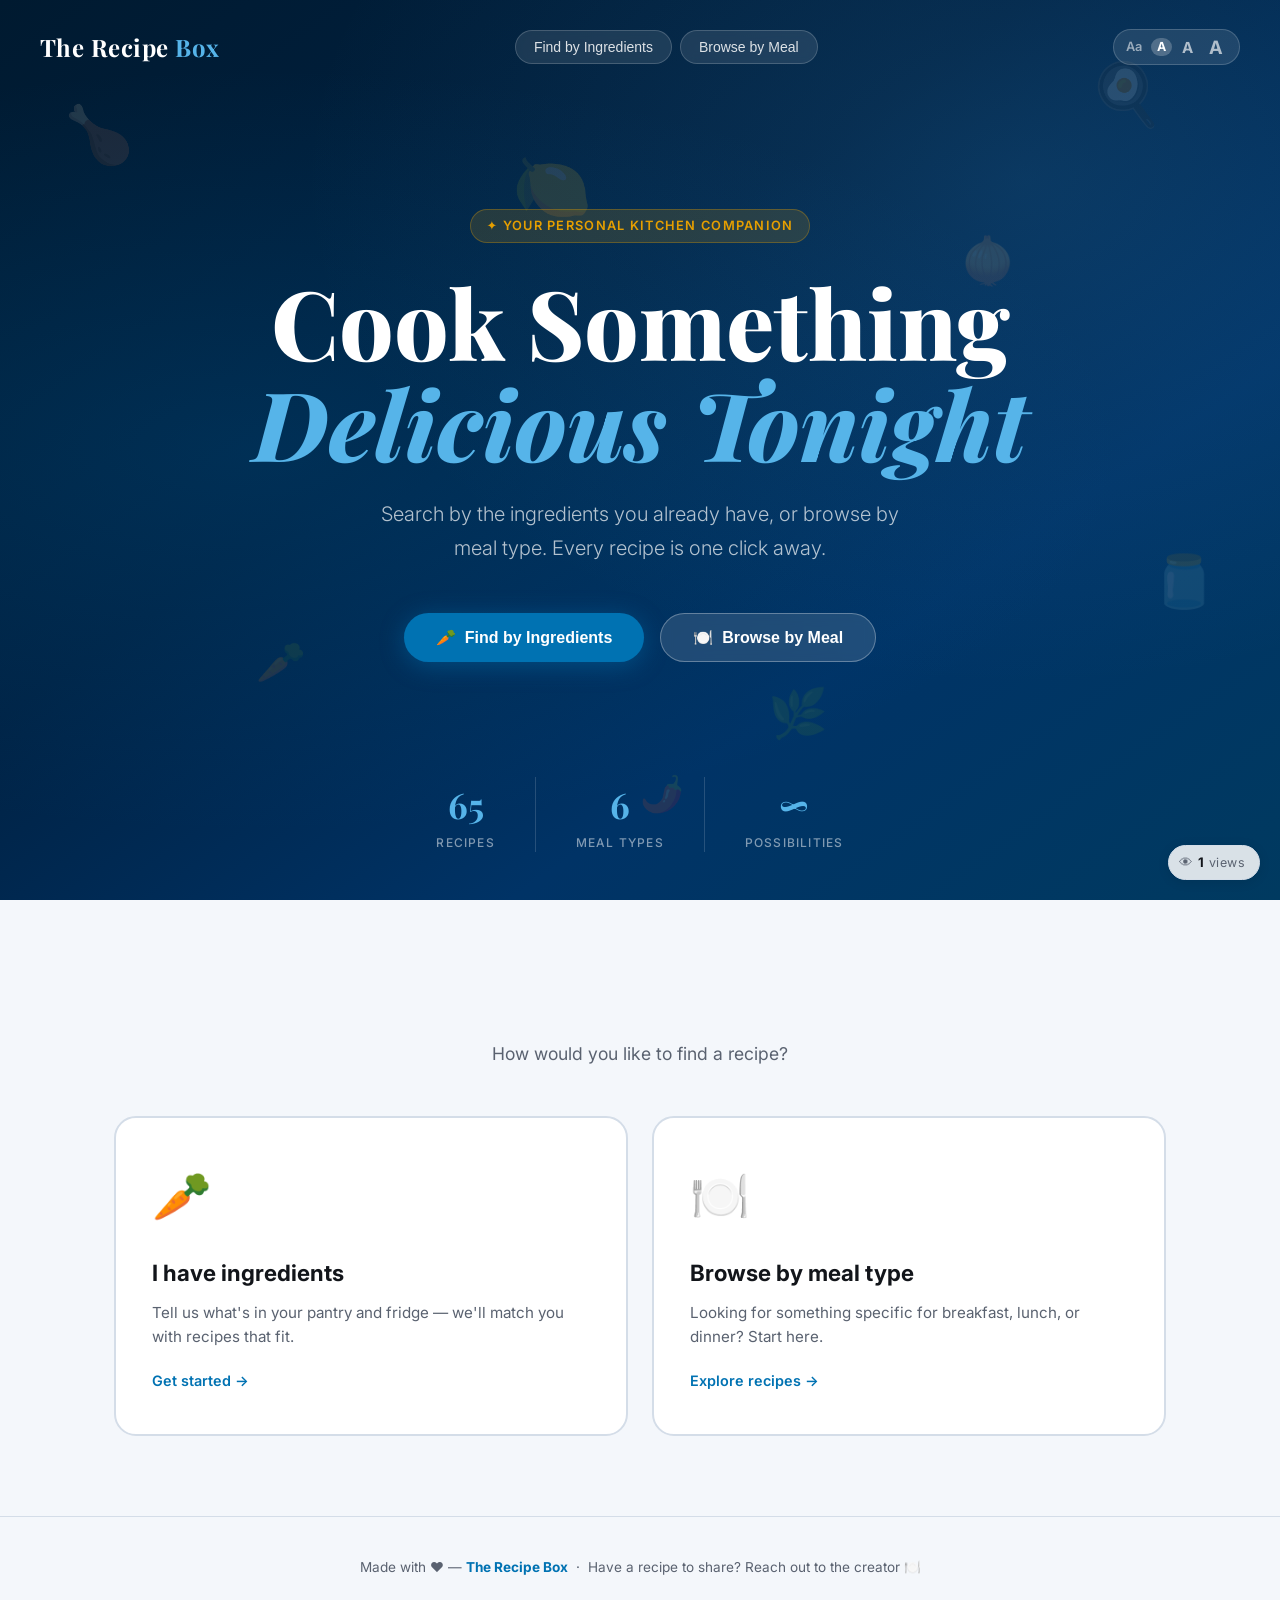
<file: index.html>
<!DOCTYPE html>
<html lang="en">
<head>
  <meta charset="UTF-8" />
  <meta name="viewport" content="width=device-width, initial-scale=1.0" />

  <!-- ── Google Search Console Verification ── -->
  <meta name="google-site-verification" content="gv2u6tigjxQDN0COVKCZf-dYDnt9UWsdtKeH4beWMDM" />

  <!-- ── Primary SEO ── -->
  <title>The Recipe Box | Your Personal Kitchen Companion</title>
  <meta name="description" content="Discover 65+ delicious home-cooked recipes organised by meal type — breakfast, lunch, dinner, dessert and juicing. Search by ingredients you already have, save your favourites, and cook something amazing tonight." />
  <meta name="keywords" content="recipes, home cooking, dinner recipes, breakfast recipes, healthy recipes, meal planning, easy recipes, ingredients, kitchen, cooking ideas, juicing, smoothies" />
  <meta name="author" content="The Recipe Box" />
  <link rel="canonical" href="https://www.thekitchenbuddy.com/" />

  <!-- ── Favicon (emoji) ── -->
  <link rel="icon" href="data:image/svg+xml,<svg xmlns=%22http://www.w3.org/2000/svg%22 viewBox=%220 0 100 100%22><text y=%22.9em%22 font-size=%2290%22>🍳</text></svg>" />

  <!-- ── Open Graph (Facebook, Instagram, WhatsApp previews) ── -->
  <meta property="og:type"        content="website" />
  <meta property="og:site_name"   content="The Recipe Box" />
  <meta property="og:title"       content="The Recipe Box | Your Personal Kitchen Companion" />
  <meta property="og:description" content="65+ delicious home-cooked recipes. Search by ingredients, browse by meal type, and save your favourites. Breakfast, lunch, dinner, dessert and juicing." />
  <meta property="og:url"         content="https://www.thekitchenbuddy.com/" />
  <meta property="og:image"       content="https://www.thekitchenbuddy.com/images/savory-greek-dutch-baby.jpg" />
  <meta property="og:image:alt"   content="Savory Greek Dutch Baby in a cast iron skillet — The Recipe Box" />
  <meta property="og:image:width"  content="1200" />
  <meta property="og:image:height" content="630" />
  <meta property="og:locale"      content="en_US" />

  <!-- ── Twitter / X Card ── -->
  <meta name="twitter:card"        content="summary_large_image" />
  <meta name="twitter:title"       content="The Recipe Box | Your Personal Kitchen Companion" />
  <meta name="twitter:description" content="65+ delicious home-cooked recipes. Search by ingredients, browse by meal, save favourites." />
  <meta name="twitter:image"       content="https://www.thekitchenbuddy.com/images/savory-greek-dutch-baby.jpg" />
  <meta name="twitter:image:alt"   content="Savory Greek Dutch Baby — The Recipe Box" />

  <!-- ── Structured Data (Schema.org — helps Google show rich results) ── -->
  <script type="application/ld+json">
  {
    "@context": "https://schema.org",
    "@type": "WebSite",
    "name": "The Recipe Box",
    "url": "https://www.thekitchenbuddy.com",
    "description": "A personal recipe collection with 65+ home-cooked recipes spanning breakfast, lunch, dinner, dessert and juicing.",
    "inLanguage": "en-US",
    "potentialAction": {
      "@type": "SearchAction",
      "target": {
        "@type": "EntryPoint",
        "urlTemplate": "https://www.thekitchenbuddy.com/?q={search_term_string}"
      },
      "query-input": "required name=search_term_string"
    }
  }
  </script>

  <link rel="stylesheet" href="css/styles.css?v=5" />
</head>
<body>

  <!-- ═══════════════════════ HERO ═══════════════════════ -->
  <header class="hero">

    <!-- Floating decorative food emojis -->
    <div class="hero-floats" aria-hidden="true">
      <span class="float">🍗</span>
      <span class="float">🥕</span>
      <span class="float">🍋</span>
      <span class="float">🌿</span>
      <span class="float">🧅</span>
      <span class="float">🫙</span>
      <span class="float">🌶️</span>
      <span class="float">🍳</span>
    </div>

    <nav class="nav">
      <div class="logo">The Recipe <span>Box</span></div>
      <div class="nav-links">
        <button class="nav-link" id="nav-ingredients">Find by Ingredients</button>
        <button class="nav-link" id="nav-meal">Browse by Meal</button>
      </div>
      <div class="font-size-ctrl" aria-label="Adjust text size" title="Adjust text size">
        <span class="font-sz-label">Aa</span>
        <button class="font-sz-btn active" data-size="normal" title="Normal text size">A</button>
        <button class="font-sz-btn"        data-size="md"     title="Larger text size">A</button>
        <button class="font-sz-btn"        data-size="lg"     title="Largest text size">A</button>
      </div>
    </nav>

    <div class="hero-body">
      <div class="hero-eyebrow">✦ Your personal kitchen companion</div>
      <h1 class="hero-title">
        Cook Something<br><span class="accent">Delicious Tonight</span>
      </h1>
      <p class="hero-subtitle">
        Search by the ingredients you already have, or browse by meal type.
        Every recipe is one click away.
      </p>
      <div class="hero-cta">
        <button class="btn btn-primary" id="btn-ingredients">
          🥕&nbsp; Find by Ingredients
        </button>
        <button class="btn btn-secondary" id="btn-meal-type">
          🍽️&nbsp; Browse by Meal
        </button>
      </div>
    </div>

    <div class="hero-stats">
      <div class="stat"><span id="stat-recipes">3</span><label>Recipes</label></div>
      <div class="stat"><span id="stat-meals">2</span><label>Meal Types</label></div>
      <div class="stat"><span>∞</span><label>Possibilities</label></div>
    </div>

  </header>

  <!-- ═══════════════════════ APP ═══════════════════════ -->
  <main class="app" id="app">
    <div class="container">

      <!-- ── Mode Selector ── -->
      <section class="mode-selector" id="mode-selector">
        <p class="section-sub" style="text-align:center;padding-top:60px;font-size:1.1rem;color:var(--text-muted)">
          How would you like to find a recipe?
        </p>
        <div class="mode-cards">

          <div class="mode-card" id="card-ingredients">
            <div class="mode-icon">🥕</div>
            <h3>I have ingredients</h3>
            <p>Tell us what's in your pantry and fridge — we'll match you with recipes that fit.</p>
            <span class="arrow">Get started →</span>
          </div>

          <div class="mode-card" id="card-meal">
            <div class="mode-icon">🍽️</div>
            <h3>Browse by meal type</h3>
            <p>Looking for something specific for breakfast, lunch, or dinner? Start here.</p>
            <span class="arrow">Explore recipes →</span>
          </div>

        </div>
      </section>

      <!-- ── Ingredient Finder ── -->
      <section class="finder hidden" id="ingredient-finder">
        <div class="section-header">
          <button class="back-btn" id="back-from-ingredients">← Back</button>
          <h2>What's in your kitchen?</h2>
          <p>Select the ingredients you have on hand and we'll find matching recipes.</p>
        </div>

        <!-- Chips injected here by app.js -->
        <div id="ingredient-grid"></div>

        <!-- Results injected here -->
        <div class="results-header hidden" id="results-header"></div>
        <div class="recipe-grid" id="ingredient-results"></div>
      </section>

      <!-- ── Meal Browser ── -->
      <section class="browser hidden" id="meal-browser">
        <div class="section-header">
          <button class="back-btn" id="back-from-meals">← Back</button>
          <h2>Browse by Meal Type</h2>
          <p>Choose a meal setting to explore all matching recipes.</p>
        </div>

        <div class="meal-filter-bar">
          <div class="meal-tabs" id="meal-tabs">
            <button class="meal-tab active" data-meal="all">All recipes</button>
            <button class="meal-tab" data-meal="breakfast">🌅 Breakfast</button>
            <button class="meal-tab" data-meal="lunch">☀️ Lunch</button>
            <button class="meal-tab" data-meal="dinner">🌙 Dinner</button>
            <button class="meal-tab" data-meal="dessert">🍪 Dessert</button>
            <button class="meal-tab" data-meal="juicing">🥤 Juicing</button>
          </div>
          <div class="meal-filter-right">
            <div class="recipe-search-wrap">
              <span class="recipe-search-icon">🔍</span>
              <input
                type="search"
                id="recipe-search"
                class="recipe-search"
                placeholder="Search recipes…"
                autocomplete="off"
                spellcheck="false"
              />
              <button class="recipe-search-clear hidden" id="recipe-search-clear" aria-label="Clear search">✕</button>
            </div>
            <button class="fav-btn" id="fav-btn" title="View your saved recipes">🤍 Favorites</button>
          </div>
        </div>

        <div class="recipe-grid" id="meal-results"></div>
      </section>

    </div><!-- /container -->
  </main>

  <footer>
    Made with ❤️ — <strong>The Recipe Box</strong>
    &nbsp;·&nbsp; Have a recipe to share? Reach out to the creator 🍽️
  </footer>

  <!-- ═══════════════════════ MODAL ═══════════════════════ -->
  <div class="modal-overlay hidden" id="modal-overlay" role="dialog" aria-modal="true">
    <div class="modal" id="recipe-modal">
      <button class="modal-close" id="modal-close" aria-label="Close">✕</button>
      <button class="modal-print" id="modal-print" aria-label="Print recipe" onclick="window.print()">🖨️ Print</button>
      <div id="modal-content"></div>
    </div>
  </div>

  <!-- Page view counter badge -->
  <div class="view-counter" id="view-counter" aria-label="Page views">
    <span class="view-counter-icon">👁</span>
    <span class="view-counter-num" id="view-count">—</span>
    <span class="view-counter-label">views</span>
    <div class="view-counter-tooltip" id="view-tooltip">Have a great day! 😊</div>
  </div>

  <script src="js/recipes.js?v=5"></script>
  <script src="js/app.js?v=5"></script>
  <!-- GoatCounter analytics tracking -->
  <script data-goatcounter="https://thekitchenbuddy.goatcounter.com/count"
          async src="//gc.zgo.at/count.js"></script>

  <script>
    (function () {
      // ── Page view counter badge ──
      const LOCAL_KEY = "recipebox-views";

      function showCount(n) {
        const el = document.getElementById("view-count");
        if (el) el.textContent = Number(n).toLocaleString();
      }

      const local = parseInt(localStorage.getItem(LOCAL_KEY) || "0", 10) + 1;
      localStorage.setItem(LOCAL_KEY, local);

      fetch("https://api.counterapi.dev/v1/therecipebox-angela/pageviews/up")
        .then(r => r.json())
        .then(d => showCount(d.count ?? d.value ?? local))
        .catch(() => showCount(local));

      // ── Tooltip: just a friendly message ──
      document.getElementById("view-tooltip").textContent = "Have a great day! 😊";
    })();
  </script>
</body>
</html>
</file>
<file: css/styles.css>
/* ============================================================
   THE RECIPE BOX — Styles
   ============================================================ */

@import url('https://fonts.googleapis.com/css2?family=Playfair+Display:wght@700;800&family=Inter:wght@300;400;500;600;700&display=swap');

/* ── Reset & Base ── */
*, *::before, *::after { box-sizing: border-box; margin: 0; padding: 0; }

:root {
  --bg:          #f4f7fb;
  --surface:     #ffffff;
  --hero-from:   #001a30;
  --hero-to:     #003a60;
  --accent:      #0072B2;   /* Okabe-Ito blue — safe for all colorblind types */
  --accent-lt:   #56B4E9;   /* Okabe-Ito sky blue */
  --accent-dk:   #004E7C;   /* Dark blue */
  --gold:        #E69F00;   /* Okabe-Ito orange — distinguishable from blue */
  --coral:       #CC79A7;   /* Okabe-Ito reddish-purple */
  --text:        #12151a;
  --text-muted:  #5a6270;
  --border:      #d4dde8;
  --tag-bg:      #e6eef7;
  --shadow-sm:   0 1px 4px rgba(0,0,0,.07);
  --shadow-md:   0 4px 20px rgba(0,0,0,.10);
  --shadow-lg:   0 12px 48px rgba(0,0,0,.16);
  --radius:      14px;
  --radius-lg:   22px;
  --transition:  .25s cubic-bezier(.4,0,.2,1);
}

html { scroll-behavior: smooth; }

body {
  font-family: 'Inter', system-ui, sans-serif;
  background: var(--bg);
  color: var(--text);
  line-height: 1.6;
  min-height: 100vh;
}

.hidden { display: none !important; }
.container { max-width: 1100px; margin: 0 auto; padding: 0 24px; }

/* ── Hero ── */
.hero {
  position: relative;
  min-height: 100vh;
  background: linear-gradient(145deg, var(--hero-from) 0%, #002244 40%, #003366 70%, var(--hero-to) 100%);
  display: flex;
  flex-direction: column;
  overflow: hidden;
}

/* Subtle noise texture */
.hero::before {
  content: '';
  position: absolute;
  inset: 0;
  background-image:
    radial-gradient(ellipse at 20% 50%, rgba(0,114,178,.18) 0%, transparent 60%),
    radial-gradient(ellipse at 80% 20%, rgba(86,180,233,.12) 0%, transparent 50%);
  pointer-events: none;
}

/* Floating food decorations */
.hero-floats {
  position: absolute;
  inset: 0;
  pointer-events: none;
  overflow: hidden;
}
.float {
  position: absolute;
  font-size: clamp(2rem, 5vw, 4rem);
  opacity: .13;
  animation: floatAnim linear infinite;
  user-select: none;
}
.float:nth-child(1)  { left:  5%; top: 10%; animation-duration: 18s; animation-delay: 0s;   font-size: 3.5rem; }
.float:nth-child(2)  { left: 20%; top: 70%; animation-duration: 22s; animation-delay: -4s;  font-size: 2.5rem; }
.float:nth-child(3)  { left: 40%; top: 15%; animation-duration: 16s; animation-delay: -8s;  font-size: 4rem;   }
.float:nth-child(4)  { left: 60%; top: 75%; animation-duration: 20s; animation-delay: -2s;  font-size: 3rem;   }
.float:nth-child(5)  { left: 75%; top: 25%; animation-duration: 24s; animation-delay: -6s;  font-size: 2.8rem; }
.float:nth-child(6)  { left: 90%; top: 60%; animation-duration: 19s; animation-delay: -10s; font-size: 3.2rem; }
.float:nth-child(7)  { left: 50%; top: 85%; animation-duration: 21s; animation-delay: -3s;  font-size: 2.2rem; }
.float:nth-child(8)  { left: 85%; top: 5%;  animation-duration: 17s; animation-delay: -7s;  font-size: 3.8rem; }

@keyframes floatAnim {
  0%   { transform: translateY(0px) rotate(0deg);   }
  33%  { transform: translateY(-20px) rotate(5deg);  }
  66%  { transform: translateY(10px) rotate(-3deg);  }
  100% { transform: translateY(0px) rotate(0deg);   }
}

/* Nav */
.nav {
  position: relative;
  z-index: 10;
  display: flex;
  align-items: center;
  justify-content: space-between;
  padding: 28px 40px;
}
.logo {
  font-family: 'Playfair Display', serif;
  font-size: 1.5rem;
  font-weight: 700;
  color: #fff;
  letter-spacing: .02em;
}
.logo span { color: var(--accent-lt); }

.nav-links { display: flex; gap: 8px; }
.nav-link {
  background: rgba(255,255,255,.1);
  border: 1px solid rgba(255,255,255,.18);
  color: rgba(255,255,255,.85);
  padding: 8px 18px;
  border-radius: 100px;
  font-size: .875rem;
  font-weight: 500;
  cursor: pointer;
  transition: var(--transition);
  backdrop-filter: blur(6px);
}
.nav-link:hover {
  background: rgba(255,255,255,.18);
  color: #fff;
}

/* Hero content */
.hero-body {
  flex: 1;
  display: flex;
  flex-direction: column;
  align-items: center;
  justify-content: center;
  text-align: center;
  padding: 40px 24px;
  position: relative;
  z-index: 5;
}
.hero-eyebrow {
  display: inline-flex;
  align-items: center;
  gap: 8px;
  background: rgba(230,159,0,.15);
  border: 1px solid rgba(230,159,0,.3);
  color: var(--gold);
  font-size: .8rem;
  font-weight: 600;
  text-transform: uppercase;
  letter-spacing: .1em;
  padding: 6px 16px;
  border-radius: 100px;
  margin-bottom: 28px;
}
.hero-title {
  font-family: 'Playfair Display', serif;
  font-size: clamp(2.8rem, 8vw, 6rem);
  font-weight: 800;
  color: #fff;
  line-height: 1.05;
  margin-bottom: 24px;
  max-width: 780px;
}
.hero-title .accent { color: var(--accent-lt); font-style: italic; }
.hero-subtitle {
  font-size: clamp(1rem, 2.5vw, 1.25rem);
  color: rgba(255,255,255,.7);
  max-width: 520px;
  margin-bottom: 48px;
  font-weight: 300;
  line-height: 1.7;
}
.hero-cta {
  display: flex;
  gap: 16px;
  flex-wrap: wrap;
  justify-content: center;
}

/* Buttons */
.btn {
  display: inline-flex;
  align-items: center;
  gap: 8px;
  padding: 14px 32px;
  border-radius: 100px;
  font-size: 1rem;
  font-weight: 600;
  cursor: pointer;
  border: none;
  transition: var(--transition);
  text-decoration: none;
  white-space: nowrap;
}
.btn-primary {
  background: var(--accent);
  color: #fff;
  box-shadow: 0 4px 24px rgba(0,114,178,.45);
}
.btn-primary:hover {
  background: var(--accent-dk);
  transform: translateY(-2px);
  box-shadow: 0 8px 32px rgba(0,114,178,.55);
}
.btn-secondary {
  background: rgba(255,255,255,.12);
  color: #fff;
  border: 1px solid rgba(255,255,255,.3);
  backdrop-filter: blur(6px);
}
.btn-secondary:hover {
  background: rgba(255,255,255,.22);
  transform: translateY(-2px);
}
.btn-ghost {
  background: transparent;
  color: var(--accent);
  border: 2px solid var(--accent);
  padding: 10px 24px;
  font-size: .9rem;
}
.btn-ghost:hover { background: var(--accent); color: #fff; }

/* Hero stats */
.hero-stats {
  position: relative;
  z-index: 5;
  display: flex;
  justify-content: center;
  gap: 0;
  padding: 0 24px 48px;
}
.stat {
  display: flex;
  flex-direction: column;
  align-items: center;
  padding: 0 40px;
  border-right: 1px solid rgba(255,255,255,.15);
}
.stat:last-child { border-right: none; }
.stat span {
  font-family: 'Playfair Display', serif;
  font-size: 2.2rem;
  font-weight: 700;
  color: var(--accent-lt);
}
.stat label {
  font-size: .75rem;
  text-transform: uppercase;
  letter-spacing: .1em;
  color: rgba(255,255,255,.5);
  font-weight: 500;
}

/* ── Main App area ── */
.app { position: relative; }

/* ── Mode Selector (landing cards on scroll) ── */
.mode-selector {
  padding: 80px 0;
}
.section-title {
  font-family: 'Playfair Display', serif;
  font-size: clamp(1.8rem, 4vw, 2.6rem);
  font-weight: 700;
  margin-bottom: 12px;
}
.section-sub {
  color: var(--text-muted);
  margin-bottom: 48px;
  font-size: 1.05rem;
}
.mode-cards {
  display: grid;
  grid-template-columns: repeat(auto-fit, minmax(280px, 1fr));
  gap: 24px;
}
.mode-card {
  background: var(--surface);
  border-radius: var(--radius-lg);
  padding: 40px 36px;
  cursor: pointer;
  transition: var(--transition);
  border: 2px solid var(--border);
  position: relative;
  overflow: hidden;
}
.mode-card::after {
  content: '';
  position: absolute;
  inset: 0;
  background: linear-gradient(135deg, var(--accent) 0%, var(--coral) 100%);
  opacity: 0;
  transition: var(--transition);
}
.mode-card:hover { border-color: var(--accent); transform: translateY(-4px); box-shadow: var(--shadow-lg); }
.mode-card:hover::after { opacity: .06; }
.mode-icon { font-size: 3rem; margin-bottom: 20px; position: relative; z-index: 1; }
.mode-card h3 { font-size: 1.4rem; font-weight: 700; margin-bottom: 10px; position: relative; z-index: 1; }
.mode-card p { color: var(--text-muted); font-size: .95rem; line-height: 1.6; position: relative; z-index: 1; }
.mode-card .arrow {
  display: inline-flex;
  align-items: center;
  gap: 6px;
  margin-top: 20px;
  color: var(--accent);
  font-weight: 600;
  font-size: .9rem;
  position: relative;
  z-index: 1;
  transition: var(--transition);
}
.mode-card:hover .arrow { gap: 10px; }

/* ── Shared Section Layout ── */
.finder, .browser {
  padding: 60px 0 100px;
}
.section-header {
  margin-bottom: 40px;
}
.section-header h2 {
  font-family: 'Playfair Display', serif;
  font-size: clamp(1.8rem, 4vw, 2.4rem);
  font-weight: 700;
  margin-bottom: 8px;
}
.section-header p { color: var(--text-muted); font-size: 1rem; }
.back-btn {
  display: inline-flex;
  align-items: center;
  gap: 6px;
  background: none;
  border: none;
  color: var(--accent);
  font-weight: 600;
  font-size: .9rem;
  cursor: pointer;
  padding: 0;
  margin-bottom: 20px;
  transition: var(--transition);
}
.back-btn:hover { gap: 10px; }

/* ── Ingredient Chips ── */
.ingredient-section { margin-bottom: 48px; }
.ingredient-section-title {
  font-size: .8rem;
  text-transform: uppercase;
  letter-spacing: .1em;
  color: var(--text-muted);
  font-weight: 600;
  margin-bottom: 14px;
}
.chip-grid {
  display: flex;
  flex-wrap: wrap;
  gap: 10px;
}
.chip {
  padding: 8px 18px;
  border-radius: 100px;
  border: 1.5px solid var(--border);
  background: var(--surface);
  font-size: .875rem;
  font-weight: 500;
  cursor: pointer;
  transition: var(--transition);
  color: var(--text);
  user-select: none;
}
.chip:hover { border-color: var(--accent); color: var(--accent); background: #e8f3fb; }
.chip.selected {
  background: var(--accent);
  border-color: var(--accent);
  color: #fff;
  box-shadow: 0 2px 10px rgba(0,114,178,.35);
}

.ingredient-actions {
  display: flex;
  align-items: center;
  gap: 16px;
  margin-top: 28px;
  flex-wrap: wrap;
}
.selected-count {
  font-size: .9rem;
  color: var(--text-muted);
}
.selected-count strong { color: var(--accent); }

/* ── Results Header ── */
.results-header {
  display: flex;
  align-items: baseline;
  gap: 12px;
  margin-bottom: 28px;
  padding-top: 20px;
  border-top: 2px solid var(--border);
}
.results-header h3 {
  font-family: 'Playfair Display', serif;
  font-size: 1.6rem;
  font-weight: 700;
}
.results-count {
  font-size: .9rem;
  color: var(--text-muted);
}

/* ── Meal Filter Bar (tabs + search + favorites) ── */
.meal-filter-bar {
  display: flex;
  align-items: flex-start;
  justify-content: space-between;
  gap: 16px;
  flex-wrap: wrap;
  margin-bottom: 36px;
}

.meal-filter-right {
  display: flex;
  align-items: center;
  gap: 10px;
  flex-shrink: 0;
  flex-wrap: wrap;
}

/* ── Favorites button ── */
.fav-btn {
  height: 40px;
  padding: 0 16px;
  border-radius: 20px;
  border: 1.5px solid var(--border);
  background: var(--surface);
  color: var(--text-muted);
  font-size: 0.88rem;
  font-weight: 600;
  font-family: inherit;
  cursor: pointer;
  display: inline-flex;
  align-items: center;
  gap: 6px;
  white-space: nowrap;
  transition: border-color 0.2s, background 0.2s, color 0.2s, box-shadow 0.2s;
}
.fav-btn.has-favs { color: var(--text); border-color: #e88ea0; }
.fav-btn.active   { background: #fff0f3; border-color: #e05575; color: #c0314f; }
.fav-btn:hover:not(.active) { border-color: #e88ea0; color: var(--text); }
.fav-count {
  background: #e05575;
  color: #fff;
  font-size: 0.72rem;
  font-weight: 700;
  min-width: 18px;
  height: 18px;
  border-radius: 99px;
  padding: 0 5px;
  display: inline-flex;
  align-items: center;
  justify-content: center;
}

/* ── Heart button on recipe cards ── */
.card-heart {
  position: absolute;
  top: 10px;
  right: 10px;
  width: 34px;
  height: 34px;
  border-radius: 50%;
  border: none;
  background: rgba(255,255,255,0.85);
  backdrop-filter: blur(4px);
  cursor: pointer;
  font-size: 1rem;
  display: flex;
  align-items: center;
  justify-content: center;
  transition: transform 0.15s, background 0.2s;
  z-index: 3;
  flex-shrink: 0;
}
.card-heart:hover { transform: scale(1.15); background: #fff; }
.card-heart.active { background: #fff; }

@keyframes heartPop {
  0%   { transform: scale(1); }
  40%  { transform: scale(1.4); }
  70%  { transform: scale(0.9); }
  100% { transform: scale(1); }
}
.card-heart.pop { animation: heartPop 0.35s ease forwards; }

.recipe-search-wrap {
  position: relative;
  display: flex;
  align-items: center;
  flex-shrink: 0;
}
.recipe-search-icon {
  position: absolute;
  left: 12px;
  font-size: 0.95rem;
  pointer-events: none;
  line-height: 1;
}
.recipe-search {
  height: 40px;
  width: 240px;
  padding: 0 36px 0 36px;
  border-radius: 20px;
  border: 1.5px solid var(--border);
  background: var(--surface);
  color: var(--text);
  font-size: 0.88rem;
  font-family: inherit;
  outline: none;
  transition: border-color 0.2s, box-shadow 0.2s;
}
.recipe-search::placeholder { color: var(--text-muted); }
.recipe-search:focus {
  border-color: var(--accent);
  box-shadow: 0 0 0 3px rgba(0, 114, 178, 0.15);
}
.recipe-search-clear {
  position: absolute;
  right: 10px;
  background: none;
  border: none;
  color: var(--text-muted);
  cursor: pointer;
  font-size: 0.8rem;
  padding: 4px;
  line-height: 1;
  border-radius: 50%;
  transition: color 0.2s;
}
.recipe-search-clear:hover { color: var(--accent); }
.recipe-search-clear.hidden { display: none; }

/* ── Meal Tabs ── */
.meal-tabs {
  display: flex;
  gap: 8px;
  flex-wrap: wrap;
  margin-bottom: 0;
}
.meal-tab {
  padding: 10px 24px;
  border-radius: 100px;
  border: 1.5px solid var(--border);
  background: var(--surface);
  font-size: .9rem;
  font-weight: 600;
  cursor: pointer;
  transition: var(--transition);
  color: var(--text-muted);
}
.meal-tab:hover { border-color: var(--accent); color: var(--accent); }
.meal-tab.active {
  background: var(--accent);
  border-color: var(--accent);
  color: #fff;
  box-shadow: 0 2px 12px rgba(0,114,178,.4);
}

/* ── Recipe Cards ── */
.recipe-grid {
  display: grid;
  grid-template-columns: repeat(auto-fill, minmax(300px, 1fr));
  gap: 28px;
}
.recipe-card {
  background: var(--surface);
  border-radius: var(--radius-lg);
  overflow: hidden;
  box-shadow: var(--shadow-sm);
  border: 1px solid var(--border);
  cursor: pointer;
  transition: var(--transition);
  display: flex;
  flex-direction: column;
}
.recipe-card:hover { transform: translateY(-6px); box-shadow: var(--shadow-lg); }

.card-visual {
  height: 180px;
  display: flex;
  align-items: center;
  justify-content: center;
  font-size: 5rem;
  position: relative;
  position: relative;
  overflow: hidden;
}
.card-visual.card-photo {
  background-size: cover;
  background-position: center;
}
/* Prevent the blur pseudo-element from stacking over the photo */
.card-visual.card-photo::before {
  display: none;
}
.card-visual::before {
  content: '';
  position: absolute;
  inset: 0;
  background: inherit;
  filter: blur(0px);
}
.recipe-card:nth-child(1) .card-visual { background: linear-gradient(135deg, #001a30 0%, #003a60 100%); } /* Navy blue */
.recipe-card:nth-child(2) .card-visual { background: linear-gradient(135deg, #004E7C 0%, #0072B2 100%); } /* Blue */
.recipe-card:nth-child(3) .card-visual { background: linear-gradient(135deg, #005a50 0%, #009E73 100%); } /* Bluish green */
/* Fallback for dynamically inserted cards */
.card-visual.color-0 { background: linear-gradient(135deg, #001a30 0%, #003a60 100%); } /* Navy */
.card-visual.color-1 { background: linear-gradient(135deg, #004E7C 0%, #0072B2 100%); } /* Blue */
.card-visual.color-2 { background: linear-gradient(135deg, #005a50 0%, #009E73 100%); } /* Teal */
.card-visual.color-3 { background: linear-gradient(135deg, #3a0050 0%, #7B2D8B 100%); } /* Purple */
.card-visual.color-4 { background: linear-gradient(135deg, #7a4400 0%, #E69F00 100%); } /* Amber */

.card-emoji {
  position: relative;
  z-index: 1;
  filter: drop-shadow(0 4px 12px rgba(0,0,0,.4));
}

/* Match badge */
.match-badge {
  position: absolute;
  top: 12px;
  right: 12px;
  z-index: 2;
  background: rgba(0,0,0,.7);
  color: #fff;
  font-size: .75rem;
  font-weight: 700;
  padding: 4px 10px;
  border-radius: 100px;
  backdrop-filter: blur(4px);
}
.match-badge.high { background: #004E7C; color: #56B4E9; } /* Blue — safe for all colorblind types */
.match-badge.mid  { background: #7a4400; color: #E69F00; } /* Amber — distinguishable from blue */

.card-body { padding: 22px 24px 24px; flex: 1; display: flex; flex-direction: column; }
.card-tags { display: flex; flex-wrap: wrap; gap: 6px; margin-bottom: 12px; }
.card-tag {
  background: var(--tag-bg);
  color: var(--accent-dk);
  font-size: .7rem;
  font-weight: 600;
  text-transform: uppercase;
  letter-spacing: .07em;
  padding: 3px 10px;
  border-radius: 100px;
}
.card-name {
  font-family: 'Playfair Display', serif;
  font-size: 1.25rem;
  font-weight: 700;
  margin-bottom: 8px;
  line-height: 1.3;
}
.card-desc { font-size: .875rem; color: var(--text-muted); line-height: 1.55; margin-bottom: 18px; flex: 1; }
.card-meta {
  display: flex;
  gap: 16px;
  font-size: .8rem;
  color: var(--text-muted);
  font-weight: 500;
  padding-top: 16px;
  border-top: 1px solid var(--border);
}
.meta-item { display: flex; align-items: center; gap: 5px; }
.meta-icon { font-size: .9rem; }

/* No results */
.no-results {
  text-align: center;
  padding: 60px 20px;
  color: var(--text-muted);
  grid-column: 1 / -1;
}
.no-results .big-icon { font-size: 3.5rem; margin-bottom: 16px; }
.no-results h3 { font-size: 1.3rem; font-weight: 700; color: var(--text); margin-bottom: 8px; }
.no-results p { font-size: .95rem; line-height: 1.6; }

/* ── Modal ── */
.modal-overlay {
  position: fixed;
  inset: 0;
  background: rgba(0,0,0,.65);
  z-index: 1000;
  display: flex;
  align-items: center;
  justify-content: center;
  padding: 24px;
  backdrop-filter: blur(4px);
  animation: fadeIn .2s ease;
}
@keyframes fadeIn { from { opacity: 0; } to { opacity: 1; } }

.modal {
  background: var(--surface);
  border-radius: var(--radius-lg);
  max-width: 700px;
  width: 100%;
  max-height: 90vh;
  overflow-y: auto;
  position: relative;
  box-shadow: var(--shadow-lg);
  animation: slideUp .25s cubic-bezier(.4,0,.2,1);
}
@keyframes slideUp { from { transform: translateY(24px); opacity: 0; } to { transform: translateY(0); opacity: 1; } }

.modal-close {
  position: sticky;
  top: 16px;
  float: right;
  margin: 16px 16px 0 0;
  width: 36px; height: 36px;
  border-radius: 50%;
  border: none;
  background: var(--tag-bg);
  color: var(--text);
  font-size: 1rem;
  cursor: pointer;
  display: flex;
  align-items: center;
  justify-content: center;
  transition: var(--transition);
  z-index: 10;
  flex-shrink: 0;
}
.modal-close:hover { background: var(--accent); color: #fff; }

.modal-print {
  position: sticky;
  top: 16px;
  float: right;
  margin: 16px 60px 0 0;
  height: 36px;
  padding: 0 14px;
  border-radius: 20px;
  border: 1.5px solid var(--border);
  background: var(--surface);
  color: var(--text-muted);
  font-size: 0.82rem;
  font-weight: 600;
  cursor: pointer;
  display: inline-flex;
  align-items: center;
  gap: 5px;
  transition: var(--transition);
  z-index: 10;
}
.modal-print:hover { background: var(--accent); color: #fff; border-color: var(--accent); }

.modal-hero {
  height: 220px;
  display: flex;
  align-items: center;
  justify-content: center;
  font-size: 6rem;
  position: relative;
  border-radius: var(--radius-lg) var(--radius-lg) 0 0;
  overflow: hidden;
  margin-top: -52px;
}
.modal-hero-photo {
  background-size: cover;
  background-position: center;
}
.modal-hero .modal-bg {
  position: absolute;
  inset: 0;
}

.modal-body { padding: 28px 36px 40px; }
.modal-tags { display: flex; flex-wrap: wrap; gap: 8px; margin-bottom: 16px; }
.modal-tag {
  background: var(--tag-bg);
  color: var(--accent-dk);
  font-size: .75rem;
  font-weight: 600;
  text-transform: uppercase;
  letter-spacing: .07em;
  padding: 4px 12px;
  border-radius: 100px;
}
.modal-name {
  font-family: 'Playfair Display', serif;
  font-size: clamp(1.6rem, 4vw, 2.2rem);
  font-weight: 800;
  margin-bottom: 12px;
  line-height: 1.2;
}
.modal-desc { color: var(--text-muted); font-size: 1rem; line-height: 1.7; margin-bottom: 24px; }
.modal-meta {
  display: flex;
  flex-wrap: wrap;
  gap: 24px;
  padding: 20px 24px;
  background: var(--bg);
  border-radius: var(--radius);
  margin-bottom: 32px;
}
.modal-meta-item { display: flex; flex-direction: column; align-items: center; gap: 2px; }
.modal-meta-item .label { font-size: .7rem; text-transform: uppercase; letter-spacing: .1em; color: var(--text-muted); font-weight: 600; }
.modal-meta-item .value { font-size: 1.1rem; font-weight: 700; color: var(--text); }

.modal-section-title {
  font-family: 'Playfair Display', serif;
  font-size: 1.3rem;
  font-weight: 700;
  margin-bottom: 16px;
  padding-bottom: 10px;
  border-bottom: 2px solid var(--border);
}
.ingredients-list {
  display: grid;
  grid-template-columns: repeat(auto-fill, minmax(200px, 1fr));
  gap: 8px;
  margin-bottom: 36px;
}
.ingredient-item {
  display: flex;
  align-items: center;
  gap: 10px;
  padding: 8px 12px;
  background: var(--bg);
  border-radius: 8px;
  font-size: .875rem;
}
.ingredient-item .dot {
  width: 6px; height: 6px;
  border-radius: 50%;
  background: var(--accent);
  flex-shrink: 0;
}
.ingredient-item .ing-amount { color: var(--text-muted); font-size: .8rem; }
.ingredient-item.matched { background: #e8f3fb; }
.ingredient-item.matched .dot { background: var(--accent-dk); }

.instructions-list { counter-reset: steps; list-style: none; display: flex; flex-direction: column; gap: 14px; }
.instruction-step {
  display: flex;
  gap: 16px;
  align-items: flex-start;
  padding: 16px 18px;
  background: var(--bg);
  border-radius: var(--radius);
  font-size: .925rem;
  line-height: 1.65;
  counter-increment: steps;
}
.step-num {
  flex-shrink: 0;
  width: 28px; height: 28px;
  border-radius: 50%;
  background: var(--accent);
  color: #fff;
  font-weight: 700;
  font-size: .8rem;
  display: flex;
  align-items: center;
  justify-content: center;
}

/* ── Footer ── */
footer {
  text-align: center;
  padding: 40px 24px;
  color: var(--text-muted);
  font-size: .85rem;
  border-top: 1px solid var(--border);
}
footer strong { color: var(--accent); }

/* ── Main Ingredient Tiles (Phase 1) ── */
.mains-section { margin-bottom: 0; }

.picker-label {
  font-size: .78rem;
  text-transform: uppercase;
  letter-spacing: .1em;
  color: var(--text-muted);
  font-weight: 600;
  margin-bottom: 16px;
}

.mains-grid {
  display: grid;
  grid-template-columns: repeat(auto-fill, minmax(110px, 1fr));
  gap: 14px;
  margin-bottom: 36px;
}

.main-tile {
  display: flex;
  flex-direction: column;
  align-items: center;
  gap: 10px;
  padding: 22px 12px 18px;
  background: var(--surface);
  border: 2px solid var(--border);
  border-radius: var(--radius);
  cursor: pointer;
  transition: var(--transition);
  font-family: inherit;
  line-height: 1;
}
.main-tile:hover {
  border-color: var(--accent);
  transform: translateY(-4px);
  box-shadow: var(--shadow-md);
}
.main-tile.selected {
  border-color: var(--accent);
  background: #e8f3fb;
  box-shadow: 0 0 0 3px rgba(0,114,178,.18), var(--shadow-md);
  transform: translateY(-2px);
}
.main-tile-emoji { font-size: 2.4rem; line-height: 1; }
.main-tile-label {
  font-size: .8rem;
  font-weight: 600;
  color: var(--text);
  text-align: center;
}
.main-tile.selected .main-tile-label { color: var(--accent-dk); }

/* ── Extras Section (Phase 2) ── */
.extras-section {
  padding: 28px 32px;
  background: var(--surface);
  border-radius: var(--radius-lg);
  border: 1px solid var(--border);
  margin-bottom: 20px;
  animation: slideDown .3s cubic-bezier(.4,0,.2,1);
}
@keyframes slideDown {
  from { opacity: 0; transform: translateY(-10px); }
  to   { opacity: 1; transform: translateY(0); }
}
.extras-header {
  display: flex;
  align-items: center;
  justify-content: space-between;
  margin-bottom: 20px;
}
.extras-clear {
  background: none;
  border: none;
  color: var(--text-muted);
  font-size: .8rem;
  font-weight: 500;
  cursor: pointer;
  transition: var(--transition);
  padding: 4px 8px;
  border-radius: 6px;
}
.extras-clear:hover { color: var(--accent); background: #e8f3fb; }
.extras-category { margin-bottom: 22px; }
.extras-category:last-child { margin-bottom: 0; }
.extras-cat-label {
  font-size: .72rem;
  text-transform: uppercase;
  letter-spacing: .1em;
  color: var(--text-muted);
  font-weight: 600;
  margin-bottom: 10px;
}

/* ── Picker Actions bar ── */
.picker-actions {
  display: flex;
  align-items: center;
  gap: 16px;
  margin-bottom: 32px;
  flex-wrap: wrap;
}
.selected-count { font-size: .9rem; color: var(--text-muted); }
.selected-count strong { color: var(--accent); }

/* ── Extra card color slots (8 recipes) ── */
.card-visual.color-5 { background: linear-gradient(135deg, #1a003a 0%, #4B0082 100%); } /* Indigo */
.card-visual.color-6 { background: linear-gradient(135deg, #003050 0%, #006080 100%); } /* Cyan-blue */
.card-visual.color-7 { background: linear-gradient(135deg, #005040 0%, #00897B 100%); } /* Teal-green */

/* ══════════════════════════════════════════════════════
   FONT SIZE ACCESSIBILITY
   Since nearly all sizes use rem, changing html font-size
   scales the entire page proportionally.
   ══════════════════════════════════════════════════════ */
html.text-md { font-size: 19px; }
html.text-lg { font-size: 22px; }

/* ── Font size control in nav ── */
.font-size-ctrl {
  display: flex;
  align-items: center;
  gap: 4px;
  background: rgba(255,255,255,.10);
  border: 1px solid rgba(255,255,255,.18);
  border-radius: 30px;
  padding: 5px 10px 5px 12px;
}
.font-sz-label {
  font-size: .8rem;
  color: rgba(255,255,255,.55);
  font-weight: 600;
  letter-spacing: .05em;
  margin-right: 4px;
  user-select: none;
}
.font-sz-btn {
  background: none;
  border: none;
  cursor: pointer;
  color: rgba(255,255,255,.65);
  font-family: inherit;
  font-weight: 700;
  line-height: 1;
  padding: 3px 6px;
  border-radius: 20px;
  transition: background var(--transition), color var(--transition);
}
.font-sz-btn:hover { color: #fff; background: rgba(255,255,255,.12); }
.font-sz-btn.active { color: #fff; background: rgba(255,255,255,.22); }
/* Visual size difference so users know what they're picking */
.font-sz-btn[data-size="normal"] { font-size: .78rem; }
.font-sz-btn[data-size="md"]     { font-size: .95rem; }
.font-sz-btn[data-size="lg"]     { font-size: 1.15rem; }

/* ══════════════════════════════════════════════════════
   SERVINGS SCALER (inside recipe modal)
   ══════════════════════════════════════════════════════ */
.serving-selector {
  display: flex;
  align-items: center;
  gap: 8px;
  margin-bottom: 24px;
  padding: 14px 18px;
  background: var(--bg);
  border-radius: var(--radius);
  border: 1px solid var(--border);
}
.serving-selector-label {
  font-size: .8rem;
  font-weight: 600;
  text-transform: uppercase;
  letter-spacing: .08em;
  color: var(--text-muted);
  margin-right: 4px;
  white-space: nowrap;
}
.serving-btn {
  padding: 6px 16px;
  border-radius: 30px;
  border: 1.5px solid var(--border);
  background: var(--surface);
  color: var(--text);
  font-size: .88rem;
  font-weight: 600;
  font-family: inherit;
  cursor: pointer;
  transition: all var(--transition);
}
.serving-btn:hover {
  border-color: var(--accent);
  color: var(--accent);
}
.serving-btn.active {
  background: var(--accent);
  border-color: var(--accent);
  color: #fff;
}
.serving-note {
  font-size: .75rem;
  color: var(--text-muted);
  margin-left: auto;
  font-style: italic;
  white-space: nowrap;
}

/* ── Nutrition Panel ── */
.nutrition-panel {
  margin-bottom: 24px;
  padding: 16px 18px;
  background: var(--bg);
  border-radius: var(--radius);
  border: 1px solid var(--border);
}
.nutrition-title {
  font-size: .72rem;
  font-weight: 700;
  text-transform: uppercase;
  letter-spacing: .08em;
  color: var(--text-muted);
  margin-bottom: 12px;
}
.nutrition-grid {
  display: grid;
  grid-template-columns: repeat(4, 1fr);
  gap: 10px;
}
.macro-cell {
  display: flex;
  flex-direction: column;
  align-items: center;
  padding: 10px 6px 8px;
  border-radius: 10px;
  gap: 3px;
}
.macro-val {
  font-size: 1.15rem;
  font-weight: 700;
  line-height: 1;
}
.macro-label {
  font-size: .68rem;
  font-weight: 600;
  text-transform: uppercase;
  letter-spacing: .06em;
  opacity: .75;
}
.macro-protein { background: #e8f4fd; color: #1a6fa8; }
.macro-carbs   { background: #fef3e2; color: #b35e00; }
.macro-fat     { background: #fde8f0; color: #a0244e; }
.macro-fiber   { background: #e8f7ee; color: #1a7a3e; }

@media (prefers-color-scheme: dark) {
  .macro-protein { background: rgba(26,111,168,.18); color: #6db8f5; }
  .macro-carbs   { background: rgba(179,94,0,.18);   color: #f5b86d; }
  .macro-fat     { background: rgba(160,36,78,.18);  color: #f586ab; }
  .macro-fiber   { background: rgba(26,122,62,.18);  color: #5fd88a; }
}

/* ── Page View Counter ── */
.view-counter {
  position: fixed;
  bottom: 20px;
  right: 20px;
  display: flex;
  align-items: center;
  gap: 5px;
  background: rgba(255, 255, 255, 0.85);
  backdrop-filter: blur(10px);
  -webkit-backdrop-filter: blur(10px);
  border: 1px solid var(--border);
  border-radius: 30px;
  padding: 6px 14px 6px 10px;
  box-shadow: 0 2px 12px rgba(0,0,0,.10);
  font-size: .78rem;
  color: var(--text-muted);
  z-index: 99;
  pointer-events: auto;
  transition: opacity .3s;
}
.view-counter-icon  { font-size: .85rem; line-height: 1; }
.view-counter-num   { font-weight: 700; color: var(--text); font-size: .82rem; }
.view-counter-label { letter-spacing: .03em; }
.view-counter-tooltip {
  position: absolute;
  bottom: calc(100% + 10px);
  right: 0;
  background: var(--surface);
  border: 1px solid var(--border);
  border-radius: 12px;
  padding: 10px 14px;
  font-size: .78rem;
  color: var(--text);
  white-space: nowrap;
  box-shadow: 0 4px 20px rgba(0,0,0,.12);
  pointer-events: none;
  opacity: 0;
  transform: translateY(6px);
  transition: opacity .2s ease, transform .2s ease;
  line-height: 1.6;
}
.view-counter-tooltip::after {
  content: '';
  position: absolute;
  top: 100%;
  right: 18px;
  border: 6px solid transparent;
  border-top-color: var(--border);
}
.view-counter:hover .view-counter-tooltip {
  opacity: 1;
  transform: translateY(0);
}

/* ── Responsive ── */
@media (max-width: 640px) {
  .nav { padding: 20px 20px; }
  .logo { font-size: 1.25rem; }
  .hero-stats { gap: 0; }
  .stat { padding: 0 20px; }
  .modal-body { padding: 20px 24px 32px; }
  .ingredients-list { grid-template-columns: 1fr; }
  .btn { padding: 12px 24px; font-size: .9rem; }
  .nav-links { display: none; }
  .font-sz-label { display: none; }
  .font-size-ctrl { padding: 5px 8px; }
}

/* ── Print styles ── */
@media print {
  /* Hide everything except the open recipe modal */
  body > *:not(#modal-overlay) { display: none !important; }
  #modal-overlay {
    display: block !important;
    position: static !important;
    background: none !important;
    overflow: visible !important;
  }
  .modal {
    box-shadow: none !important;
    border-radius: 0 !important;
    max-height: none !important;
    overflow: visible !important;
    width: 100% !important;
    max-width: 100% !important;
    animation: none !important;
  }
  /* Hide interactive controls */
  .modal-close,
  .modal-print,
  .serving-selector,
  .view-counter { display: none !important; }

  /* Hero: keep photo if present, shrink height */
  .modal-hero { height: 160px !important; }

  /* Clean up body padding for paper */
  .modal-body { padding: 16px 24px 24px !important; }

  /* Recipe name */
  .modal-name { font-size: 1.6rem !important; }

  /* Show ingredients in a single column */
  .ingredients-list { grid-template-columns: 1fr 1fr !important; }

  /* Nutrition panel: full width */
  .nutrition-panel { break-inside: avoid; }

  /* Keep instructions together if possible */
  .instructions-list li { break-inside: avoid; }

  /* Tags, meta */
  .modal-tags { margin-bottom: 6px !important; }

  /* Page setup */
  @page { margin: 1.5cm; }
}
</file>
